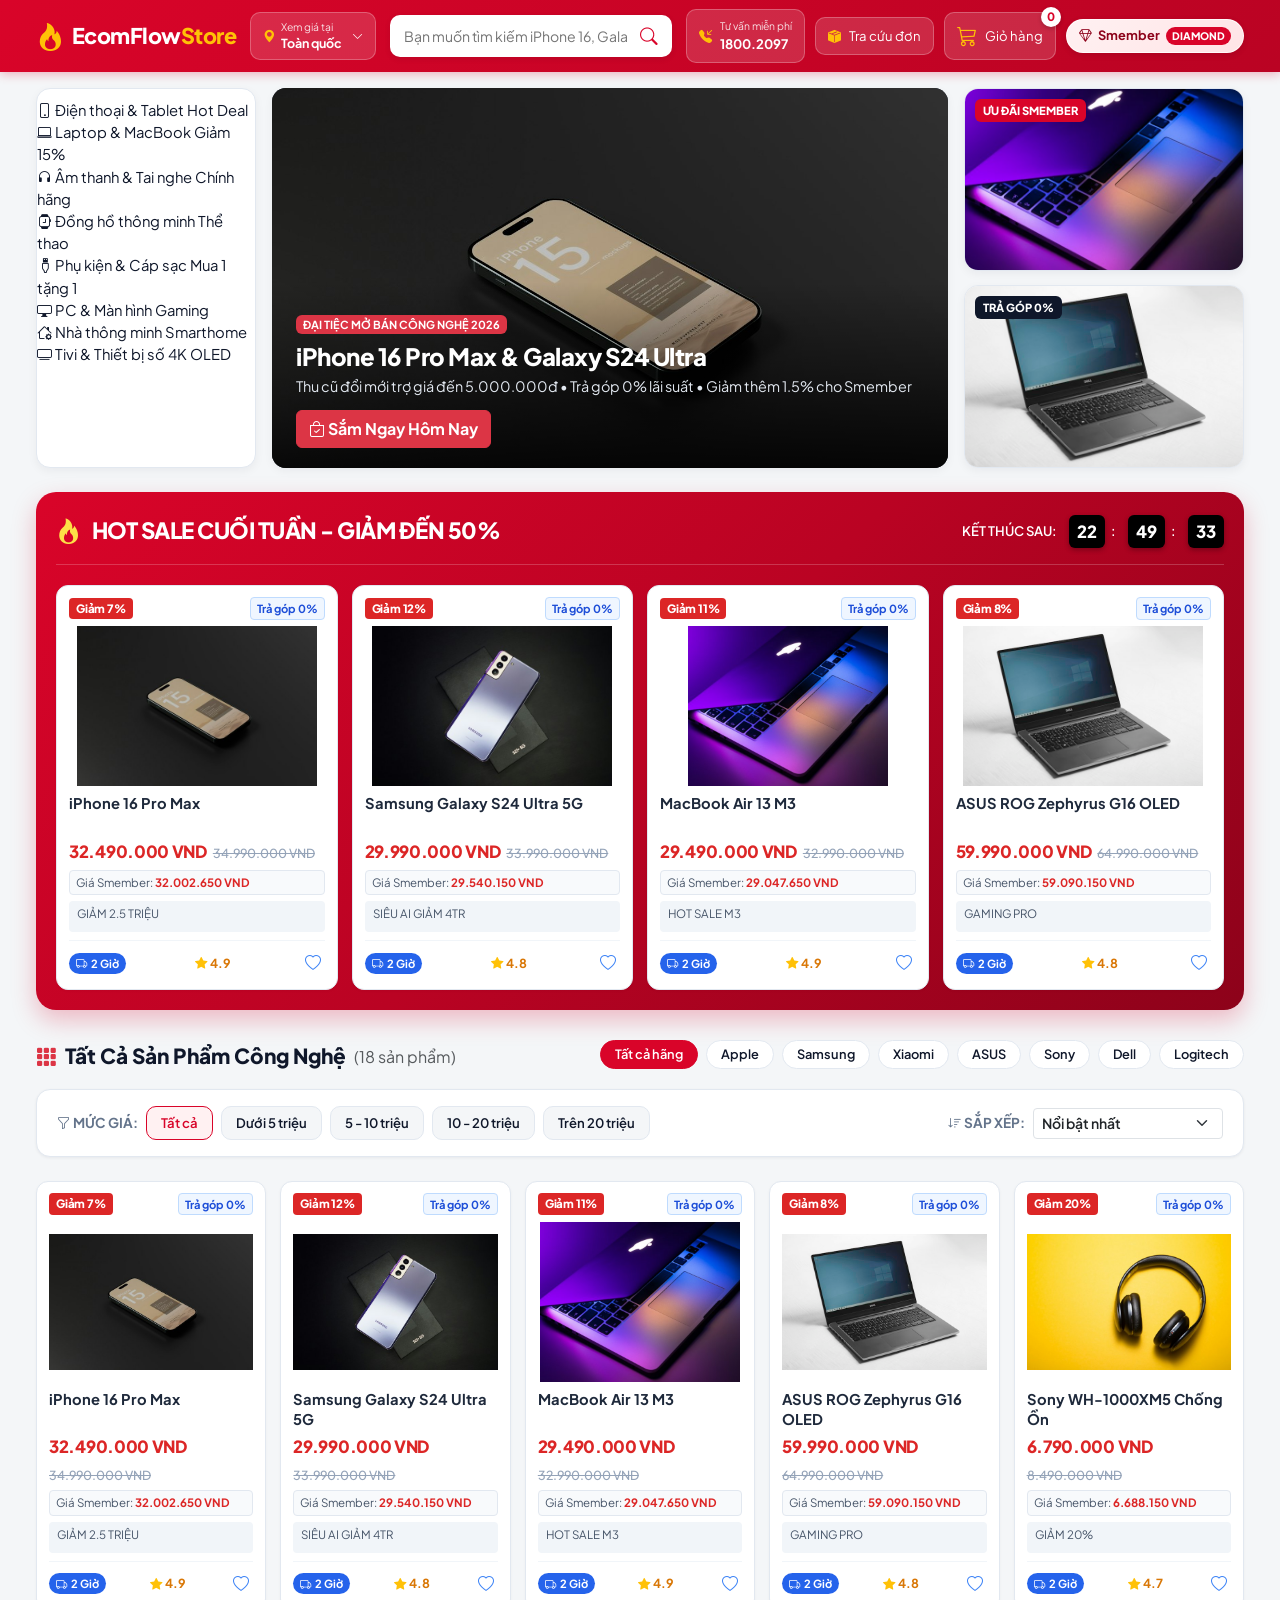
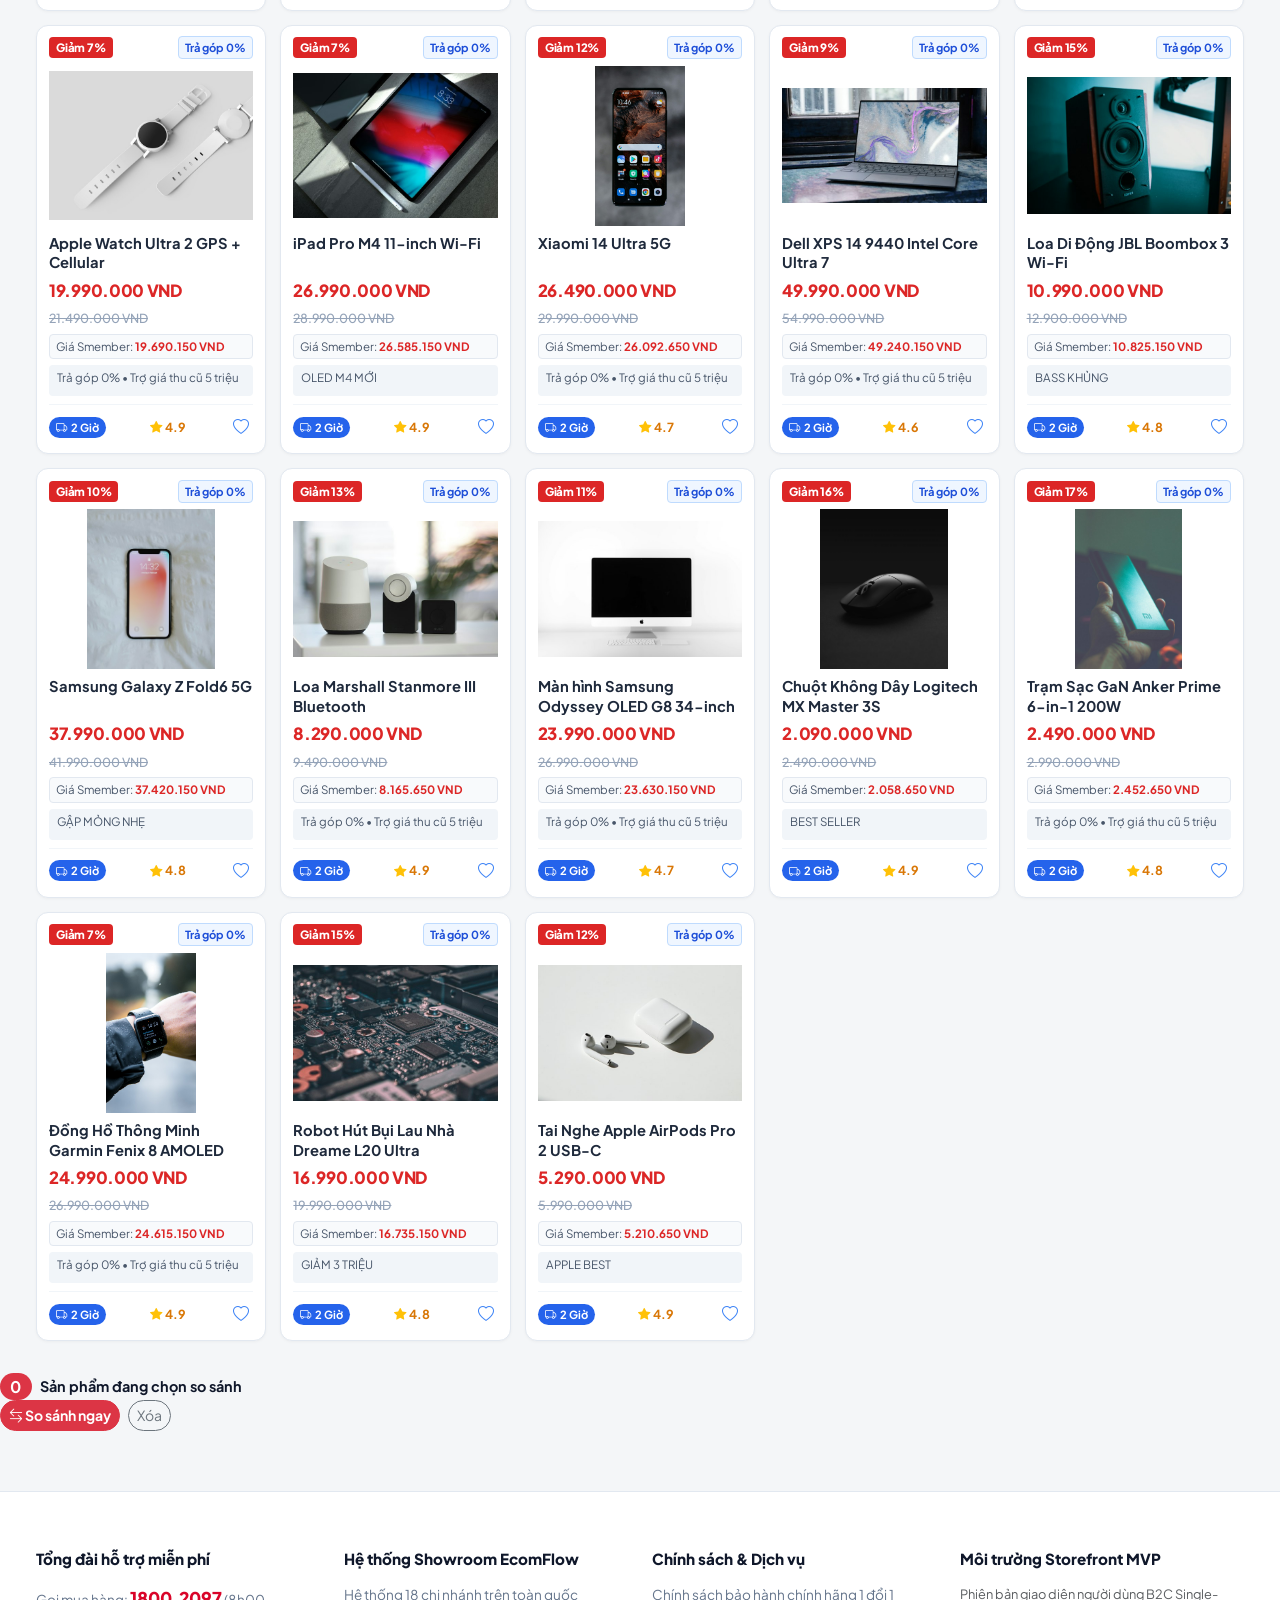
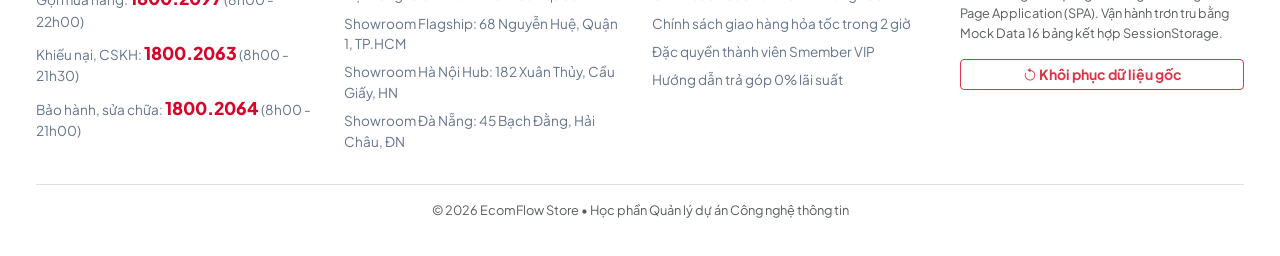
<file: index.html>
<!DOCTYPE html>
<html lang="vi">
<head>
  <meta charset="UTF-8">
  <meta name="viewport" content="width=device-width, initial-scale=1.0">
  <title>EcomFlow Store - Hệ thống Bán lẻ Thiết bị Công nghệ Chính hãng</title>

  <!-- Google Fonts: Plus Jakarta Sans -->
  <link rel="preconnect" href="https://fonts.googleapis.com">
  <link rel="preconnect" href="https://fonts.gstatic.com" crossorigin>
  <link href="https://fonts.googleapis.com/css2?family=Plus+Jakarta+Sans:wght@400;500;600;700;800;900&display=swap" rel="stylesheet">

  <!-- Bootstrap 5.3.3 CSS & Bootstrap Icons 1.11.3 -->
  <link href="https://cdn.jsdelivr.net/npm/bootstrap@5.3.3/dist/css/bootstrap.min.css" rel="stylesheet">
  <link rel="stylesheet" href="https://cdn.jsdelivr.net/npm/bootstrap-icons@1.11.3/font/bootstrap-icons.min.css">

  <!-- Custom Theme CSS -->
  <link rel="stylesheet" href="css/style.css">
</head>
<body>

  <!-- ========================================================================
       1. FIXED RED HEADER (NAVIGATION BAR)
       ======================================================================== -->
  <header class="store-header">
    <div class="header-container">
      <!-- Brand Logo -->
      <a href="#home" class="brand-logo" id="headerLogoBtn">
        <i class="bi bi-fire text-warning fs-3"></i>
        <span>EcomFlow<span class="text-warning">Store</span></span>
      </a>

      <!-- Location Selector Button -->
      <button class="location-btn" id="headerLocationBtn" title="Chọn khu vực xem giá & tồn kho">
        <i class="bi bi-geo-alt-fill text-warning"></i>
        <div class="text-start">
          <div style="font-size:0.65rem; opacity:0.85">Xem giá tại</div>
          <strong id="selectedCityLabel">Toàn quốc</strong>
        </div>
        <i class="bi bi-chevron-down ms-1" style="font-size:0.7rem"></i>
      </button>

      <!-- Smart Search Input with Live Autocomplete -->
      <div class="search-wrapper">
        <div class="search-input-group">
          <input type="text" id="searchInput" class="search-input" placeholder="Bạn muốn tìm kiếm iPhone 16, Galaxy S24, MacBook M3..." autocomplete="off">
          <button class="search-btn" id="searchBtn" aria-label="Tìm kiếm"><i class="bi bi-search"></i></button>
        </div>
        <div id="searchDropdown" class="search-dropdown"></div>
      </div>

      <!-- Action Buttons -->
      <div class="header-actions">
        <!-- Hotline -->
        <a href="tel:18002097" class="header-btn d-none d-lg-flex">
          <i class="bi bi-telephone-inbound-fill text-warning"></i>
          <div>
            <div style="font-size:0.65rem; opacity:0.85">Tư vấn miễn phí</div>
            <strong>1800.2097</strong>
          </div>
        </a>

        <!-- Order Tracking Link -->
        <a href="#orders" class="header-btn" id="headerTrackingBtn">
          <i class="bi bi-box-seam-fill text-warning"></i>
          <span class="d-none d-md-inline">Tra cứu đơn</span>
        </a>

        <!-- Cart Link with Dynamic Badge -->
        <a href="#cart" class="header-btn cart-badge-wrapper" id="headerCartBtn">
          <i class="bi bi-cart3 text-warning fs-5"></i>
          <span class="d-none d-md-inline">Giỏ hàng</span>
          <span class="cart-badge cart-badge-count">0</span>
        </a>

        <!-- Smember User Card -->
        <div class="smember-pill d-none d-sm-flex" id="headerCustomerRank">
          <i class="bi bi-gem"></i> Smember <span class="rank-tag">DIAMOND</span>
        </div>
      </div>
    </div>
  </header>

  <!-- ========================================================================
       2. MAIN CONTENT WRAPPER - SPA VIEWS CONTAINER
       ======================================================================== -->
  <main class="main-wrapper">

    <!-- Global Breadcrumb for sub-views -->
    <nav class="store-breadcrumb d-none" id="globalBreadcrumb" aria-label="breadcrumb">
      <a href="#home"><i class="bi bi-house-door-fill"></i> Trang chủ</a>
      <span class="separator"><i class="bi bi-chevron-right"></i></span>
      <span id="breadcrumbSectionName" class="text-muted">Mục con</span>
      <span class="separator d-none" id="breadcrumbSeparator2"><i class="bi bi-chevron-right"></i></span>
      <span class="current d-none" id="breadcrumbItemName">Chi tiết</span>
    </nav>

    <!-- ======================================================================
         VIEW 1: TRANG CHỦ (HOME VIEW)
         ====================================================================== -->
    <div id="viewHome" class="spa-view">
      <!-- 2.1 Hero 3-Columns Layout (Category Menu + Hero Banner + Sub Banners) -->
      <section class="hero-grid">
        <!-- Column 1: Category Menu Sidebar -->
        <div class="category-sidebar" id="heroCategorySidebar">
          <!-- Dynamic Category Menu Rendered by JS -->
        </div>

        <!-- Column 2: Large Hero Promo Banner -->
        <div class="hero-center">
          <img class="hero-banner-img" src="images/hero-banner.jpg" alt="iPhone 16 Pro Max & Galaxy S24 Ultra">
          <div class="hero-overlay">
            <span class="badge bg-danger mb-2">ĐẠI TIỆC MỞ BÁN CÔNG NGHỆ 2026</span>
            <h2>iPhone 16 Pro Max & Galaxy S24 Ultra</h2>
            <p>Thu cũ đổi mới trợ giá đến 5.000.000đ • Trả góp 0% lãi suất • Giảm thêm 1.5% cho Smember</p>
            <a href="#catalogSection" class="btn btn-danger fw-bold">
              <i class="bi bi-bag-check"></i> Sắm Ngay Hôm Nay
            </a>
          </div>
        </div>

        <!-- Column 3: 2 Sub Banners -->
        <div class="hero-right">
          <a href="#catalogSection" class="side-banner-card">
            <span class="side-banner-badge">ƯU ĐÃI SMEMBER</span>
            <img src="images/sub-banner-1.jpg" alt="MacBook M3">
          </a>
          <a href="#catalogSection" class="side-banner-card">
            <span class="side-banner-badge" style="background:#0F172A">TRẢ GÓP 0%</span>
            <img src="images/sub-banner-2.jpg" alt="ROG Gaming">
          </a>
        </div>
      </section>

      <!-- 2.2 Hot Sale Cuối Tuần -->
      <section class="hotsale-section">
        <div class="hotsale-header">
          <div class="hotsale-title">
            <i class="bi bi-fire"></i>
            <span>HOT SALE CUỐI TUẦN - GIẢM ĐẾN 50%</span>
          </div>
          <!-- Realtime Countdown Timer -->
          <div class="countdown-box">
            <span>Kết thúc sau:</span>
            <div class="timer-unit" id="timerHours">08</div>
            <span class="timer-colon">:</span>
            <div class="timer-unit" id="timerMinutes">45</div>
            <span class="timer-colon">:</span>
            <div class="timer-unit" id="timerSeconds">30</div>
          </div>
        </div>

        <!-- Hot Sale Product Grid -->
        <div class="product-grid" id="hotsaleProductGrid">
          <!-- Rendered by JS -->
        </div>
      </section>

      <!-- 2.3 Catalog Section & Filter Bar -->
      <section class="section-block" id="catalogSection">
        <div class="section-header">
          <h2 class="section-heading">
            <i class="bi bi-grid-3x3-gap-fill text-danger"></i>
            <span>Tất Cả Sản Phẩm Công Nghệ</span>
            <span class="text-muted fs-6 fw-normal" id="catalogProductCount">(18 sản phẩm)</span>
          </h2>

          <!-- Brand Filter Pills -->
          <div class="brand-filter-pills" id="catalogBrandPills">
            <button class="brand-pill active" data-brand="ALL">Tất cả hãng</button>
            <button class="brand-pill" data-brand="BR001">Apple</button>
            <button class="brand-pill" data-brand="BR002">Samsung</button>
            <button class="brand-pill" data-brand="BR003">Xiaomi</button>
            <button class="brand-pill" data-brand="BR004">ASUS</button>
            <button class="brand-pill" data-brand="BR005">Sony</button>
            <button class="brand-pill" data-brand="BR006">Dell</button>
            <button class="brand-pill" data-brand="BR011">Logitech</button>
          </div>
        </div>

        <!-- Filter Bar Card -->
        <div class="filter-bar-card">
          <div class="d-flex align-items-center justify-content-between flex-wrap gap-3">
            <!-- Price Range Filter -->
            <div class="d-flex align-items-center gap-2 flex-wrap">
              <span class="filter-group-title"><i class="bi bi-funnel"></i> Mức giá:</span>
              <div class="filter-btn-group">
                <button class="filter-choice-btn filter-price-btn active" data-price="ALL">Tất cả</button>
                <button class="filter-choice-btn filter-price-btn" data-price="UNDER_5M">Dưới 5 triệu</button>
                <button class="filter-choice-btn filter-price-btn" data-price="5M_10M">5 - 10 triệu</button>
                <button class="filter-choice-btn filter-price-btn" data-price="10M_20M">10 - 20 triệu</button>
                <button class="filter-choice-btn filter-price-btn" data-price="OVER_20M">Trên 20 triệu</button>
              </div>
            </div>

            <!-- Sort Select -->
            <div class="d-flex align-items-center gap-2">
              <span class="filter-group-title"><i class="bi bi-sort-down"></i> Sắp xếp:</span>
              <select class="form-select form-select-sm" id="catalogSortSelect" style="width:190px; font-weight:600">
                <option value="FEATURED">Nổi bật nhất</option>
                <option value="PRICE_ASC">Giá tăng dần</option>
                <option value="PRICE_DESC">Giá giảm dần</option>
                <option value="RATING_DESC">Đánh giá cao nhất</option>
              </select>
            </div>
          </div>
        </div>

        <!-- Catalog Product Grid -->
        <div class="product-grid" id="catalogProductGrid">
          <!-- Rendered by JS -->
        </div>
      </section>
    </div>

    <!-- ======================================================================
         VIEW 2: CHI TIẾT SẢN PHẨM (PRODUCT DETAIL PDP VIEW)
         ====================================================================== -->
    <div id="viewProductDetail" class="spa-view d-none">
      <div class="pdp-detail-wrapper" id="pdpContainer">
        <div class="row g-4">
          <!-- Left: Gallery & Trust -->
          <div class="col-lg-5">
            <div class="position-relative text-center mb-3">
              <span class="badge bg-danger position-absolute top-0 start-0 m-3 fs-6 px-3 py-2 fw-bold" id="pdpBadgeDiscount">-10%</span>
              <span class="badge bg-success position-absolute top-0 end-0 m-3 fs-6 px-3 py-2 fw-bold"><i class="bi bi-shield-check"></i> Chính Hãng VAT</span>
              <img id="pdpMainImage" class="pdp-gallery-main" src="images/products/PR001.jpg" alt="Sản phẩm">
            </div>

            <!-- Trust Badges -->
            <div class="card border-0 bg-light p-3 mb-3">
              <div class="d-flex align-items-center gap-3 mb-2">
                <i class="bi bi-truck text-danger fs-4"></i>
                <div>
                  <strong style="font-size:0.88rem">Miễn phí giao hàng toàn quốc</strong>
                  <div class="text-muted" style="font-size:0.78rem">Giao nhanh trong 2h đối với khu vực nội thành</div>
                </div>
              </div>
              <div class="d-flex align-items-center gap-3 mb-2">
                <i class="bi bi-arrow-repeat text-danger fs-4"></i>
                <div>
                  <strong style="font-size:0.88rem">Bảo hành 1 đổi 1 trong 30 ngày</strong>
                  <div class="text-muted" style="font-size:0.78rem">Áp dụng cho mọi lỗi phần cứng từ nhà sản xuất</div>
                </div>
              </div>
              <div class="d-flex align-items-center gap-3">
                <i class="bi bi-shield-lock text-danger fs-4"></i>
                <div>
                  <strong style="font-size:0.88rem">Hàng chính hãng 100%</strong>
                  <div class="text-muted" style="font-size:0.78rem">Đầy đủ hóa đơn VAT điện tử khi xuất kho</div>
                </div>
              </div>
            </div>

            <!-- Logistics Specs -->
            <div class="card border p-3">
              <h6 class="fw-bold mb-2 text-danger"><i class="bi bi-box-seam"></i> Thông số Logistics & Đóng gói</h6>
              <table class="table table-sm table-borderless mb-0" id="pdpLogisticsTable" style="font-size:0.83rem"></table>
            </div>
          </div>

          <!-- Right: Info, Price, Stock & Actions -->
          <div class="col-lg-7">
            <div class="d-flex align-items-center gap-2 mb-2">
              <span class="badge bg-danger" id="pdpBrandBadge">Apple</span>
              <span class="badge bg-secondary" id="pdpCategoryBadge">Điện thoại</span>
              <span class="text-muted ms-auto" style="font-size:0.8rem">Mã SP: <strong id="pdpProductId">PR001</strong></span>
            </div>

            <h1 class="fw-extrabold fs-3 mb-2 text-dark" id="pdpName">Tên sản phẩm</h1>

            <div class="d-flex align-items-center gap-2 mb-3">
              <div class="text-warning fw-bold fs-6">
                <i class="bi bi-star-fill"></i> <span id="pdpRatingScore">4.9</span> / 5.0
              </div>
              <span class="text-muted" style="font-size:0.85rem">(<span id="pdpReviewCount">245</span> đánh giá thực tế)</span>
              <span class="badge bg-success ms-2"><i class="bi bi-check2-circle"></i> Sẵn sàng xuất kho</span>
            </div>

            <!-- Price Block -->
            <div class="bg-light p-3 rounded-3 mb-3 border">
              <div class="d-flex align-items-baseline gap-3">
                <span class="text-danger fw-extrabold fs-2" id="pdpPriceSale">0 VND</span>
                <span class="text-muted text-decoration-line-through fs-5" id="pdpPriceList">0 VND</span>
                <span class="badge bg-danger-subtle text-danger border border-danger fw-bold" id="pdpSaveAmount">Tiết kiệm 0 VND</span>
              </div>
              <div class="text-muted mt-1" style="font-size:0.8rem">
                <i class="bi bi-info-circle"></i> Giá niêm yết đã bao gồm 10% thuế VAT và bảo hành chính hãng.
              </div>
            </div>

            <!-- Smember Perk -->
            <div class="alert alert-danger d-flex align-items-center gap-3 py-2 px-3 mb-3" style="font-size:0.85rem">
              <i class="bi bi-gem fs-4 text-danger"></i>
              <div>
                <strong>Đặc quyền Smember Diamond:</strong> Quý khách được giảm thêm <strong>1.5%</strong> (<span id="pdpSmemberDiscountText">0đ</span>) khi thanh toán, tích điểm 2% và miễn phí giao hỏa tốc.
              </div>
            </div>

            <p class="text-muted mb-3" id="pdpDesc" style="font-size:0.9rem; line-height:1.6"></p>

            <!-- Versions -->
            <div class="mb-3">
              <label class="fw-bold d-block mb-2" style="font-size:0.85rem">1. Chọn phiên bản bộ nhớ:</label>
              <div class="d-flex flex-wrap gap-2" id="pdpVersionPills"></div>
            </div>

            <!-- Colors -->
            <div class="mb-4">
              <label class="fw-bold d-block mb-2" style="font-size:0.85rem">2. Chọn màu sắc:</label>
              <div class="d-flex flex-wrap gap-2" id="pdpColorPills">
                <button class="version-pill-btn active" data-color="Titan Tự Nhiên"><i class="bi bi-palette-fill text-secondary"></i> Titan Tự Nhiên</button>
                <button class="version-pill-btn" data-color="Titan Sa Mạc"><i class="bi bi-palette-fill text-warning"></i> Titan Sa Mạc</button>
                <button class="version-pill-btn" data-color="Titan Đen"><i class="bi bi-palette-fill text-dark"></i> Titan Đen</button>
                <button class="version-pill-btn" data-color="Titan Trắng"><i class="bi bi-palette-fill text-light border"></i> Titan Trắng</button>
              </div>
            </div>

            <!-- Stock Checker -->
            <div class="stock-checker-box mb-4">
              <div class="stock-checker-header">
                <span><i class="bi bi-shop text-danger"></i> Tồn kho tại 18 Showroom trên toàn quốc:</span>
                <select class="form-select form-select-sm" id="pdpStockCitySelect" style="width:170px">
                  <option value="ALL">Toàn quốc (18 chi nhánh)</option>
                  <option value="TP. Hồ Chí Minh">TP. Hồ Chí Minh (6)</option>
                  <option value="Hà Nội">Hà Nội (5)</option>
                  <option value="Đà Nẵng">Đà Nẵng (3)</option>
                  <option value="Cần Thơ">Cần Thơ (2)</option>
                  <option value="Hải Phòng">Hải Phòng (2)</option>
                </select>
              </div>
              <div class="stock-list" id="pdpStockList" style="max-height:190px"></div>
            </div>

            <!-- Action Buttons -->
            <div class="d-flex gap-3 mb-2">
              <button class="btn btn-danger btn-lg flex-grow-1 fw-bold py-3 shadow-sm" id="btnPdpBuyNow">
                <i class="bi bi-lightning-charge-fill"></i> MUA NGAY (Giao nhanh 2h)
              </button>
              <button class="btn btn-outline-danger btn-lg fw-bold px-4 shadow-sm" id="btnPdpAddToCart">
                <i class="bi bi-cart-plus-fill"></i> Thêm vào giỏ
              </button>
            </div>
            <div class="text-center text-muted" style="font-size:0.8rem">
              Hỗ trợ trả góp 0% lãi suất • Đổi trả miễn phí 30 ngày nếu phát sinh lỗi
            </div>
          </div>
        </div>

        <!-- Customer Reviews & Sentiment NLP -->
        <div class="reviews-section mt-5" id="reviewsSection">
          <div class="d-flex align-items-center justify-content-between flex-wrap gap-2 mb-3">
            <h4 class="fw-bold text-dark m-0">
              <i class="bi bi-chat-heart-fill text-danger"></i> Đánh Giá & Nhận Xét Từ Khách Hàng (NLP)
            </h4>
            <div class="d-flex gap-2" id="sentimentFilterGroup">
              <button class="btn btn-sm btn-danger sentiment-filter-btn active" data-sentiment="ALL">Tất cả</button>
              <button class="btn btn-sm btn-outline-success sentiment-filter-btn" data-sentiment="Positive">Tích cực (Khen)</button>
              <button class="btn btn-sm btn-outline-warning sentiment-filter-btn" data-sentiment="Neutral">Trung tính</button>
              <button class="btn btn-sm btn-outline-danger sentiment-filter-btn" data-sentiment="Negative">Cần cải thiện</button>
            </div>
          </div>

          <div class="row g-4">
            <div class="col-lg-7">
              <div id="pdpReviewsContainer" class="d-flex flex-column gap-3"></div>
            </div>
            <div class="col-lg-5">
              <div class="card border-0 bg-light p-4 shadow-sm">
                <h5 class="fw-bold mb-3"><i class="bi bi-pencil-square text-danger"></i> Gửi nhận xét của bạn</h5>
                <form id="formSubmitReview">
                  <div class="mb-3">
                    <label class="form-label fw-bold" style="font-size:0.82rem">Đánh giá chất lượng:</label>
                    <select class="form-select" id="inputReviewScore" required>
                      <option value="5.0">★★★★★ 5 sao - Cực kỳ hài lòng (Positive)</option>
                      <option value="4.0">★★★★☆ 4 sao - Hài lòng, sản phẩm tốt (Positive)</option>
                      <option value="3.0">★★★☆☆ 3 sao - Bình thường (Neutral)</option>
                      <option value="2.0">★★☆☆☆ 2 sao - Chưa ưng ý (Negative)</option>
                      <option value="1.0">★☆☆☆☆ 1 sao - Kém chất lượng (Negative)</option>
                    </select>
                  </div>
                  <div class="mb-3">
                    <label class="form-label fw-bold" style="font-size:0.82rem">Tiêu đề đánh giá:</label>
                    <input type="text" class="form-control" id="inputReviewTitle" placeholder="Ví dụ: Máy dùng rất mượt, pin trâu..." required>
                  </div>
                  <div class="mb-3">
                    <label class="form-label fw-bold" style="font-size:0.82rem">Nội dung chi tiết:</label>
                    <textarea class="form-control" id="inputReviewMessage" rows="4" placeholder="Chia sẻ trải nghiệm thực tế về hiệu năng, camera, thời lượng pin..." required></textarea>
                  </div>
                  <button type="submit" class="btn btn-danger w-100 fw-bold py-2">
                    <i class="bi bi-send-fill"></i> Gửi Đánh Giá Ngay
                  </button>
                </form>
              </div>
            </div>
          </div>
        </div>
      </div>
    </div>

    <!-- ======================================================================
         VIEW 3: GIỎ HÀNG (CART VIEW)
         ====================================================================== -->
    <div id="viewCart" class="spa-view d-none">
      <div class="d-flex align-items-center justify-content-between mb-4 flex-wrap gap-2">
        <h2 class="fw-extrabold text-dark m-0">
          <i class="bi bi-cart3 text-danger"></i> Giỏ Hàng Mua Sắm
          <span class="text-muted fs-6 fw-normal" id="cartCountTitle">(0 sản phẩm)</span>
        </h2>
        <a href="#home" class="btn btn-outline-secondary btn-sm">
          <i class="bi bi-arrow-left"></i> Tiếp tục chọn thêm sản phẩm
        </a>
      </div>

      <div id="cartContentWrapper">
        <!-- Rendered by JS: either filled cart view or empty cart view -->
      </div>
    </div>

    <!-- ======================================================================
         VIEW 4: THANH TOÁN (CHECKOUT VIEW)
         ====================================================================== -->
    <div id="viewCheckout" class="spa-view d-none">
      <div class="row g-4" id="checkoutMainRow">
        <!-- Form Info -->
        <div class="col-lg-7">
          <div class="cart-card">
            <h4 class="fw-bold mb-4 text-dark">
              <i class="bi bi-shield-check text-danger"></i> Thông Tin Giao Hàng & Thanh Toán
            </h4>

            <form id="spaCheckoutForm">
              <!-- 1. Customer Info -->
              <div class="mb-4">
                <h6 class="fw-bold text-danger border-bottom pb-2 mb-3">
                  <i class="bi bi-person-fill"></i> 1. Thông tin người nhận
                </h6>
                <div class="row g-3">
                  <div class="col-md-6">
                    <label class="form-label fw-bold" style="font-size:0.82rem">Họ và tên quý khách:</label>
                    <input type="text" class="form-control" id="checkoutFullName" value="Nguyễn Văn An" required>
                  </div>
                  <div class="col-md-6">
                    <label class="form-label fw-bold" style="font-size:0.82rem">Số điện thoại liên hệ:</label>
                    <input type="tel" class="form-control" id="checkoutPhone" value="0987654321" required>
                  </div>
                  <div class="col-md-6">
                    <label class="form-label fw-bold" style="font-size:0.82rem">Email nhận hóa đơn VAT:</label>
                    <input type="email" class="form-control" id="checkoutEmail" value="an.nguyen@example.com" required>
                  </div>
                  <div class="col-md-6 d-flex align-items-center">
                    <div class="alert alert-danger py-2 px-3 mb-0 w-100" style="font-size:0.82rem">
                      <i class="bi bi-gem"></i> Thành viên: <strong>Smember Diamond</strong> (-1.5%)
                    </div>
                  </div>
                </div>
              </div>

              <!-- 2. Delivery Address -->
              <div class="mb-4">
                <h6 class="fw-bold text-danger border-bottom pb-2 mb-3">
                  <i class="bi bi-geo-alt-fill"></i> 2. Địa chỉ nhận hàng
                </h6>
                <div class="row g-3">
                  <div class="col-md-6">
                    <label class="form-label fw-bold" style="font-size:0.82rem">Tỉnh / Thành phố:</label>
                    <select class="form-select" id="checkoutCity" required>
                      <option value="TP. Hồ Chí Minh" selected>TP. Hồ Chí Minh</option>
                      <option value="Hà Nội">Hà Nội</option>
                      <option value="Đà Nẵng">Đà Nẵng</option>
                      <option value="Cần Thơ">Cần Thơ</option>
                      <option value="Hải Phòng">Hải Phòng</option>
                    </select>
                  </div>
                  <div class="col-md-6">
                    <label class="form-label fw-bold" style="font-size:0.82rem">Quận / Huyện:</label>
                    <input type="text" class="form-control" id="checkoutDistrict" value="Quận 1" required>
                  </div>
                  <div class="col-12">
                    <label class="form-label fw-bold" style="font-size:0.82rem">Số nhà, tên đường, phường/xã:</label>
                    <input type="text" class="form-control" id="checkoutStreet" value="15 Lê Duẩn, Phường Bến Nghé" required>
                  </div>
                  <div class="col-12">
                    <label class="form-label fw-bold" style="font-size:0.82rem">Ghi chú giao hàng:</label>
                    <input type="text" class="form-control" id="checkoutNote" placeholder="Ví dụ: Giao giờ hành chính, gọi trước 15 phút...">
                  </div>
                </div>
              </div>

              <!-- 3. Showroom Fulfillment -->
              <div class="mb-4">
                <h6 class="fw-bold text-danger border-bottom pb-2 mb-3">
                  <i class="bi bi-shop"></i> 3. Showroom điều phối xuất kho gần nhất
                </h6>
                <div class="alert alert-light border d-flex align-items-center gap-3 py-2 px-3">
                  <i class="bi bi-building-check text-success fs-3"></i>
                  <div>
                    <strong class="d-block text-dark" id="assignedShowroomName">EcomFlow Flagship Nguyễn Huệ</strong>
                    <span class="text-muted" style="font-size:0.82rem" id="assignedShowroomAddress">68 Nguyễn Huệ, Phường Bến Nghé, Quận 1, TP. Hồ Chí Minh</span>
                    <div class="badge bg-success-subtle text-success border border-success mt-1" style="font-size:0.75rem">Sẵn sàng xuất kho giao hỏa tốc 2h</div>
                  </div>
                </div>
              </div>

              <!-- 4. Payment Method -->
              <div class="mb-4">
                <h6 class="fw-bold text-danger border-bottom pb-2 mb-3">
                  <i class="bi bi-credit-card-2-front-fill"></i> 4. Phương thức thanh toán
                </h6>
                <div class="row g-2">
                  <div class="col-md-6">
                    <div class="border rounded-3 p-3 d-flex align-items-start gap-2 h-100 bg-light">
                      <input type="radio" name="spaPaymentMethod" id="spaPayCOD" value="COD" checked class="mt-1">
                      <label for="spaPayCOD" class="cursor-pointer mb-0">
                        <strong class="d-block text-dark">Thanh toán khi nhận hàng (COD)</strong>
                        <span class="text-muted" style="font-size:0.78rem">Nhận hàng, kiểm tra trước khi trả tiền</span>
                      </label>
                    </div>
                  </div>
                  <div class="col-md-6">
                    <div class="border rounded-3 p-3 d-flex align-items-start gap-2 h-100">
                      <input type="radio" name="spaPaymentMethod" id="spaPayVNPAY" value="VNPAY" class="mt-1">
                      <label for="spaPayVNPAY" class="cursor-pointer mb-0">
                        <strong class="d-block text-primary">Cổng VNPAY-QR</strong>
                        <span class="text-muted" style="font-size:0.78rem">Quét mã QR qua app Mobile Banking</span>
                      </label>
                    </div>
                  </div>
                  <div class="col-md-6">
                    <div class="border rounded-3 p-3 d-flex align-items-start gap-2 h-100">
                      <input type="radio" name="spaPaymentMethod" id="spaPayMOMO" value="MOMO" class="mt-1">
                      <label for="spaPayMOMO" class="cursor-pointer mb-0">
                        <strong class="d-block text-danger">Ví điện tử MoMo</strong>
                        <span class="text-muted" style="font-size:0.78rem">Thanh toán siêu tốc không dùng tiền mặt</span>
                      </label>
                    </div>
                  </div>
                  <div class="col-md-6">
                    <div class="border rounded-3 p-3 d-flex align-items-start gap-2 h-100">
                      <input type="radio" name="spaPaymentMethod" id="spaPayBANKING" value="BANKING" class="mt-1">
                      <label for="spaPayBANKING" class="cursor-pointer mb-0">
                        <strong class="d-block text-dark">Chuyển khoản trực tiếp</strong>
                        <span class="text-muted" style="font-size:0.78rem">Vietcombank: 1029384756 (EcomFlow Retail)</span>
                      </label>
                    </div>
                  </div>
                </div>
              </div>

              <!-- Submit -->
              <button type="submit" class="btn btn-danger btn-lg w-100 fw-bold py-3 shadow-sm" id="btnSubmitOrder">
                <i class="bi bi-bag-check-fill"></i> HOÀN TẤT ĐẶT HÀNG
              </button>
            </form>
          </div>
        </div>

        <!-- Summary Sidebar -->
        <div class="col-lg-5">
          <div class="cart-card position-sticky" style="top:90px">
            <h5 class="fw-bold mb-3 text-dark border-bottom pb-2">
              <i class="bi bi-receipt text-danger"></i> Tóm Tắt Đơn Hàng (<span id="checkoutSummaryCount">0</span>)
            </h5>
            <div class="d-flex flex-column gap-3 mb-3 overflow-auto" id="checkoutItemsList" style="max-height:280px"></div>
            <div class="border-top pt-3">
              <div class="d-flex justify-content-between text-muted mb-2" style="font-size:0.88rem">
                <span>Tạm tính tiền hàng:</span>
                <strong class="text-dark" id="coSubTotal">0 VND</strong>
              </div>
              <div class="d-flex justify-content-between text-danger mb-2" style="font-size:0.88rem">
                <span>Giảm giá Voucher:</span>
                <strong id="coDiscountVoucher">-0 VND</strong>
              </div>
              <div class="d-flex justify-content-between text-danger mb-2" style="font-size:0.88rem">
                <span>Đặc quyền Smember Diamond:</span>
                <strong id="coDiscountSmember">-0 VND</strong>
              </div>
              <div class="d-flex justify-content-between text-muted mb-2" style="font-size:0.88rem">
                <span>Phí vận chuyển:</span>
                <strong class="text-success">MIỄN PHÍ</strong>
              </div>
              <div class="d-flex justify-content-between align-items-baseline border-top pt-3 mt-2">
                <span class="fw-bold fs-6">Tổng tiền thanh toán:</span>
                <span class="text-danger fw-extrabold fs-4" id="coGrandTotal">0 VND</span>
              </div>
            </div>
          </div>
        </div>
      </div>

      <!-- Success Receipt View -->
      <div id="checkoutSuccessView" class="d-none">
        <div class="cart-card text-center p-5 mx-auto" style="max-width:680px">
          <div class="mb-3">
            <i class="bi bi-check-circle-fill text-success" style="font-size:4.5rem"></i>
          </div>
          <h3 class="fw-extrabold text-success mb-2">ĐẶT HÀNG THÀNH CÔNG!</h3>
          <p class="text-muted mb-4" style="font-size:0.95rem">
            Cảm ơn quý khách đã tin tưởng mua sắm tại <strong>EcomFlow Store</strong>. Đơn hàng của bạn đã được ghi nhận.
          </p>

          <div class="bg-light p-4 rounded-3 text-start mb-4 border" style="font-size:0.9rem">
            <div class="d-flex justify-content-between mb-2">
              <span class="text-muted">Mã đơn hàng:</span>
              <strong class="text-danger fs-5" id="placedOrderId">OD000003</strong>
            </div>
            <div class="d-flex justify-content-between mb-2">
              <span class="text-muted">Tổng thanh toán:</span>
              <strong class="text-danger fs-5" id="placedTotal">0 VND</strong>
            </div>
            <div class="d-flex justify-content-between mb-2">
              <span class="text-muted">Phương thức thanh toán:</span>
              <strong id="placedPayment">COD</strong>
            </div>
            <div class="d-flex justify-content-between mb-2">
              <span class="text-muted">Người nhận:</span>
              <strong id="placedCustomer">Nguyễn Văn An - 0987654321</strong>
            </div>
            <div class="d-flex justify-content-between">
              <span class="text-muted">Địa chỉ nhận hàng:</span>
              <span id="placedAddress" class="fw-bold text-end" style="max-width:320px">15 Lê Duẩn, Q.1</span>
            </div>
          </div>

          <div class="d-flex gap-3 justify-content-center">
            <a href="#home" class="btn btn-outline-danger px-4 py-2 fw-bold">
              <i class="bi bi-arrow-left"></i> Về trang chủ mua tiếp
            </a>
            <a href="#orders" class="btn btn-danger px-4 py-2 fw-bold" id="linkToOrderTracking">
              <i class="bi bi-truck"></i> Theo dõi hành trình đơn hàng ngay
            </a>
          </div>
        </div>
      </div>
    </div>

    <!-- ======================================================================
         VIEW 5: TRA CỨU ĐƠN HÀNG (ORDER TRACKING VIEW)
         ====================================================================== -->
    <div id="viewOrderTracking" class="spa-view d-none">
      <div class="cart-card mb-4">
        <div class="d-flex align-items-center justify-content-between flex-wrap gap-3 mb-3">
          <div>
            <h3 class="fw-extrabold text-dark m-0">
              <i class="bi bi-truck text-danger"></i> Quản Lý & Tra Cứu Đơn Hàng
            </h3>
            <p class="text-muted mb-0 mt-1" style="font-size:0.88rem">
              Dữ liệu lưu tạm thời trong phiên làm việc (SessionStorage). Đóng trình duyệt sẽ tự động làm mới.
            </p>
          </div>
          <a href="#home" class="btn btn-outline-danger btn-sm fw-bold">
            <i class="bi bi-bag-plus"></i> Mua sắm thêm sản phẩm
          </a>
        </div>

        <form id="orderSearchForm" class="row g-2">
          <div class="col-md-9">
            <div class="input-group">
              <span class="input-group-text bg-white"><i class="bi bi-search text-danger"></i></span>
              <input type="text" class="form-control" id="orderSearchKeyword" placeholder="Nhập mã đơn hàng (ví dụ: OD000001, OD000002) hoặc số điện thoại người nhận...">
            </div>
          </div>
          <div class="col-md-3">
            <button type="submit" class="btn btn-danger w-100 fw-bold">
              <i class="bi bi-box-seam"></i> Tra Cứu Ngay
            </button>
          </div>
        </form>
      </div>

      <!-- Status Tabs -->
      <div class="d-flex gap-2 flex-wrap mb-4" id="orderStatusTabs">
        <button class="city-tab-btn active" data-status="ALL">Tất cả đơn (<span id="tabCountAll">0</span>)</button>
        <button class="city-tab-btn" data-status="PENDING">Chờ xác nhận (<span id="tabCountPending">0</span>)</button>
        <button class="city-tab-btn" data-status="CONFIRMED">Đã xác nhận (<span id="tabCountConfirmed">0</span>)</button>
        <button class="city-tab-btn" data-status="SHIPPING">Đang vận chuyển (<span id="tabCountShipping">0</span>)</button>
        <button class="city-tab-btn" data-status="DELIVERED">Đã giao hàng (<span id="tabCountDelivered">0</span>)</button>
        <button class="city-tab-btn" data-status="CANCELLED">Đã hủy (<span id="tabCountCancelled">0</span>)</button>
      </div>

      <!-- Orders List Container -->
      <div id="ordersListContainer"></div>
    </div>

  </main>

  <!-- ========================================================================
       MODAL: CHỌN KHU VỰC & SHOWROOM CHI NHÁNH
       ======================================================================== -->
  <div class="modal fade" id="locationModal" tabindex="-1" aria-hidden="true">
    <div class="modal-dialog modal-lg modal-dialog-centered">
      <div class="modal-content border-0 shadow-lg">
        <div class="modal-header modal-header-red">
          <h5 class="modal-title fw-bold"><i class="bi bi-geo-alt-fill"></i> Chọn Showroom Xem Giá & Tồn Kho Theo Khu Vực</h5>
          <button type="button" class="btn-close" data-bs-dismiss="modal" aria-label="Close"></button>
        </div>
        <div class="modal-body p-4">
          <div class="city-tab-pills" id="modalCityTabs">
            <button class="city-tab-btn active" data-city="ALL">Toàn quốc (18)</button>
            <button class="city-tab-btn" data-city="TP. Hồ Chí Minh">TP. Hồ Chí Minh (6)</button>
            <button class="city-tab-btn" data-city="Hà Nội">Hà Nội (5)</button>
            <button class="city-tab-btn" data-city="Đà Nẵng">Đà Nẵng (3)</button>
            <button class="city-tab-btn" data-city="Cần Thơ">Cần Thơ (2)</button>
            <button class="city-tab-btn" data-city="Hải Phòng">Hải Phòng (2)</button>
          </div>
          <div class="showroom-modal-list" id="modalShowroomList"></div>
        </div>
      </div>
    </div>
  </div>

  <!-- ========================================================================
       FLOATING COMPARE BAR & MODAL
       ======================================================================== -->
  <div class="compare-floating-bar" id="compareFloatingBar">
    <div class="d-flex align-items-center gap-2">
      <span class="badge bg-danger rounded-pill fs-6" id="compareCount">0</span>
      <strong style="font-size:0.9rem">Sản phẩm đang chọn so sánh</strong>
    </div>
    <div class="d-flex gap-2">
      <button class="btn btn-danger btn-sm rounded-pill fw-bold" id="openCompareBtn">
        <i class="bi bi-arrow-left-right"></i> So sánh ngay
      </button>
      <button class="btn btn-outline-secondary btn-sm rounded-pill" id="clearCompareBtn">
        Xóa
      </button>
    </div>
  </div>

  <div class="modal fade" id="compareModal" tabindex="-1" aria-hidden="true">
    <div class="modal-dialog modal-xl modal-dialog-centered">
      <div class="modal-content border-0 shadow-lg">
        <div class="modal-header modal-header-red">
          <h5 class="modal-title fw-bold"><i class="bi bi-arrow-left-right"></i> So sánh thông số kỹ thuật sản phẩm</h5>
          <button type="button" class="btn-close" data-bs-dismiss="modal" aria-label="Close"></button>
        </div>
        <div class="modal-body p-4">
          <div class="table-responsive">
            <table class="table table-bordered align-middle">
              <tbody id="compareTableBody"></tbody>
            </table>
          </div>
        </div>
      </div>
    </div>
  </div>

  <!-- Toast Container -->
  <div class="toast-container position-fixed bottom-0 end-0 p-3" style="z-index: 2000" id="toastContainer"></div>

  <!-- ========================================================================
       FOOTER
       ======================================================================== -->
  <footer class="store-footer">
    <div class="main-wrapper">
      <div class="row g-4">
        <div class="col-lg-3 col-md-6">
          <div class="footer-title">Tổng đài hỗ trợ miễn phí</div>
          <ul class="footer-list">
            <li>Gọi mua hàng: <strong class="hotline-highlight">1800.2097</strong> (8h00 - 22h00)</li>
            <li>Khiếu nại, CSKH: <strong class="hotline-highlight">1800.2063</strong> (8h00 - 21h30)</li>
            <li>Bảo hành, sửa chữa: <strong class="hotline-highlight">1800.2064</strong> (8h00 - 21h00)</li>
          </ul>
        </div>
        <div class="col-lg-3 col-md-6">
          <div class="footer-title">Hệ thống Showroom EcomFlow</div>
          <ul class="footer-list">
            <li>Hệ thống 18 chi nhánh trên toàn quốc</li>
            <li>Showroom Flagship: 68 Nguyễn Huệ, Quận 1, TP.HCM</li>
            <li>Showroom Hà Nội Hub: 182 Xuân Thủy, Cầu Giấy, HN</li>
            <li>Showroom Đà Nẵng: 45 Bạch Đằng, Hải Châu, ĐN</li>
          </ul>
        </div>
        <div class="col-lg-3 col-md-6">
          <div class="footer-title">Chính sách & Dịch vụ</div>
          <ul class="footer-list">
            <li><a href="#">Chính sách bảo hành chính hãng 1 đổi 1</a></li>
            <li><a href="#">Chính sách giao hàng hỏa tốc trong 2 giờ</a></li>
            <li><a href="#">Đặc quyền thành viên Smember VIP</a></li>
            <li><a href="#">Hướng dẫn trả góp 0% lãi suất</a></li>
          </ul>
        </div>
        <div class="col-lg-3 col-md-6">
          <div class="footer-title">Môi trường Storefront MVP</div>
          <p class="text-muted" style="font-size:0.8rem">
            Phiên bản giao diện người dùng B2C Single-Page Application (SPA). Vận hành trơn tru bằng Mock Data 16 bảng kết hợp SessionStorage.
          </p>
          <button class="btn btn-outline-danger btn-sm w-100 fw-bold" id="resetStoreBtn">
            <i class="bi bi-arrow-counterclockwise"></i> Khôi phục dữ liệu gốc
          </button>
        </div>
      </div>
      <div class="text-center border-top pt-3 mt-4 text-muted" style="font-size:0.8rem">
        © 2026 EcomFlow Store • Học phần Quản lý dự án Công nghệ thông tin
      </div>
    </div>
  </footer>

  <!-- Bootstrap 5.3.3 JS Bundle -->
  <script src="https://cdn.jsdelivr.net/npm/bootstrap@5.3.3/dist/js/bootstrap.bundle.min.js"></script>

  <!-- Storefront Scripts -->
  <script src="js/mock-data.js"></script>
  <script src="js/store.js"></script>
  <script src="js/app.js"></script>
</body>
</html>
</file>
<file: css/style.css>
/* ==========================================================================
   ECOMFLOW STORE - CUSTOMER STOREFRONT DESIGN SYSTEM
   Color Palette: Crimson Red (#D90429), Ruby (#DC2626), Slate (#0F172A), Gold (#F59E0B)
   ========================================================================== */

:root {
  --primary-red: #D90429;
  --primary-red-hover: #BA0323;
  --primary-red-dark: #8D021A;
  --primary-red-light: #FFF1F2;
  --primary-red-border: #FECDD3;

  --accent-gold: #F59E0B;
  --accent-gold-light: #FEF3C7;
  --accent-gold-dark: #B45309;

  --bg-main: #F4F6F8;
  --bg-card: #FFFFFF;
  --text-dark: #0F172A;
  --text-muted: #64748B;
  --text-light: #94A3B8;
  --border-color: #E2E8F0;
  --border-light: #F1F5F9;

  --color-success: #10B981;
  --color-warning: #F59E0B;
  --color-danger: #EF4444;
  --color-info: #0284C7;

  --radius-sm: 6px;
  --radius-md: 10px;
  --radius-lg: 14px;
  --radius-xl: 20px;

  --shadow-sm: 0 1px 3px rgba(15, 23, 42, 0.06);
  --shadow-card: 0 3px 10px rgba(15, 23, 42, 0.05);
  --shadow-hover: 0 10px 25px -5px rgba(217, 4, 41, 0.15), 0 8px 10px -6px rgba(15, 23, 42, 0.04);
  --shadow-modal: 0 25px 50px -12px rgba(15, 23, 42, 0.25);

  --transition: all 0.25s cubic-bezier(0.4, 0, 0.2, 1);
}

* {
  box-sizing: border-box;
}

body {
  font-family: 'Plus Jakarta Sans', system-ui, -apple-system, BlinkMacSystemFont, "Segoe UI", Roboto, "Helvetica Neue", Arial, sans-serif;
  background-color: var(--bg-main);
  color: var(--text-dark);
  font-size: 0.925rem;
  line-height: 1.5;
  margin: 0;
  padding-top: 72px; /* Fixed Topbar Height */
  overflow-x: hidden;
}

/* ==========================================================================
   HEADER & NAVIGATION BAR
   ========================================================================== */
.store-header {
  position: fixed;
  top: 0;
  left: 0;
  right: 0;
  height: 72px;
  background: linear-gradient(135deg, #D90429 0%, #BA0323 100%);
  color: #FFFFFF;
  z-index: 1040;
  box-shadow: 0 2px 10px rgba(217, 4, 41, 0.3);
}

.header-container {
  max-width: 1240px;
  margin: 0 auto;
  height: 100%;
  padding: 0 16px;
  display: flex;
  align-items: center;
  gap: 14px;
}

.brand-logo {
  display: flex;
  align-items: center;
  gap: 8px;
  text-decoration: none;
  color: #FFFFFF;
  font-size: 1.35rem;
  font-weight: 800;
  letter-spacing: -0.5px;
  white-space: nowrap;
}
.brand-logo:hover {
  color: #FFF1F2;
}

/* Location Selector Button */
.location-btn {
  background: rgba(255, 255, 255, 0.15);
  border: 1px solid rgba(255, 255, 255, 0.25);
  color: #FFFFFF;
  font-size: 0.78rem;
  padding: 6px 12px;
  border-radius: var(--radius-md);
  display: flex;
  align-items: center;
  gap: 6px;
  cursor: pointer;
  white-space: nowrap;
  transition: var(--transition);
  text-decoration: none;
}
.location-btn:hover {
  background: rgba(255, 255, 255, 0.25);
  color: #FFFFFF;
}

/* Search Bar & Autocomplete */
.search-wrapper {
  flex: 1;
  position: relative;
  min-width: 220px;
}
.search-input-group {
  position: relative;
  width: 100%;
}
.search-input {
  width: 100%;
  height: 42px;
  border-radius: var(--radius-md);
  border: none;
  padding: 0 44px 0 14px;
  font-size: 0.88rem;
  outline: none;
  background: #FFFFFF;
  color: var(--text-dark);
  box-shadow: 0 2px 6px rgba(0, 0, 0, 0.08);
}
.search-input:focus {
  box-shadow: 0 0 0 3px rgba(255, 255, 255, 0.4);
}
.search-btn {
  position: absolute;
  right: 6px;
  top: 50%;
  transform: translateY(-50%);
  background: transparent;
  border: none;
  color: var(--primary-red);
  font-size: 1.1rem;
  cursor: pointer;
  padding: 6px 8px;
}

/* Autocomplete Dropdown */
.search-dropdown {
  position: absolute;
  top: 48px;
  left: 0;
  right: 0;
  background: #FFFFFF;
  border-radius: var(--radius-md);
  box-shadow: var(--shadow-modal);
  border: 1px solid var(--border-color);
  max-height: 400px;
  overflow-y: auto;
  z-index: 1050;
  display: none;
}
.search-dropdown.active {
  display: block;
}
.search-item {
  display: flex;
  align-items: center;
  gap: 12px;
  padding: 10px 14px;
  border-bottom: 1px solid var(--border-light);
  cursor: pointer;
  transition: var(--transition);
  text-decoration: none;
  color: var(--text-dark);
}
.search-item:hover {
  background: var(--primary-red-light);
}
.search-item img {
  width: 44px;
  height: 44px;
  object-fit: cover;
  border-radius: var(--radius-sm);
}
.search-item-title {
  font-weight: 600;
  font-size: 0.86rem;
  margin-bottom: 2px;
}
.search-item-price {
  color: var(--primary-red);
  font-weight: 700;
  font-size: 0.84rem;
}
.search-item-oldprice {
  color: var(--text-muted);
  text-decoration: line-through;
  font-size: 0.75rem;
  margin-left: 6px;
}

/* Header Actions */
.header-actions {
  display: flex;
  align-items: center;
  gap: 10px;
}

.header-btn {
  background: rgba(255, 255, 255, 0.15);
  border: 1px solid rgba(255, 255, 255, 0.25);
  color: #FFFFFF;
  font-size: 0.82rem;
  padding: 8px 12px;
  border-radius: var(--radius-md);
  display: flex;
  align-items: center;
  gap: 8px;
  cursor: pointer;
  text-decoration: none;
  white-space: nowrap;
  transition: var(--transition);
}
.header-btn:hover {
  background: rgba(255, 255, 255, 0.25);
  color: #FFFFFF;
}

.cart-badge-wrapper {
  position: relative;
}
.cart-badge {
  position: absolute;
  top: -6px;
  right: -6px;
  background: #FFFFFF;
  color: var(--primary-red);
  font-weight: 800;
  font-size: 0.72rem;
  width: 20px;
  height: 20px;
  border-radius: 50%;
  display: flex;
  align-items: center;
  justify-content: center;
  box-shadow: 0 2px 4px rgba(0, 0, 0, 0.2);
}

.smember-pill {
  background: linear-gradient(135deg, #FFF1F2 0%, #FFE4E6 100%);
  color: var(--primary-red-dark);
  font-size: 0.8rem;
  font-weight: 700;
  padding: 6px 12px;
  border-radius: 20px;
  display: flex;
  align-items: center;
  gap: 6px;
  border: 1px solid rgba(255, 255, 255, 0.8);
  box-shadow: 0 2px 6px rgba(0,0,0,0.1);
}
.smember-pill .rank-tag {
  background: var(--primary-red);
  color: #FFFFFF;
  font-size: 0.65rem;
  padding: 1px 6px;
  border-radius: 10px;
  text-transform: uppercase;
  font-weight: 800;
}

/* ==========================================================================
   MAIN CONTAINER & BREADCRUMBS
   ========================================================================== */
.main-wrapper {
  max-width: 1240px;
  margin: 16px auto;
  padding: 0 16px;
}

.store-breadcrumb {
  display: flex;
  align-items: center;
  gap: 8px;
  font-size: 0.82rem;
  color: var(--text-muted);
  margin-bottom: 16px;
  flex-wrap: wrap;
}
.store-breadcrumb a {
  color: var(--text-muted);
  text-decoration: none;
  transition: var(--transition);
}
.store-breadcrumb a:hover {
  color: var(--primary-red);
}
.store-breadcrumb .separator {
  color: var(--text-light);
}
.store-breadcrumb .current {
  color: var(--text-dark);
  font-weight: 600;
}

/* Hero 3-Columns Grid */
.hero-grid {
  display: grid;
  grid-template-columns: 220px 1fr 280px;
  gap: 16px;
  margin-bottom: 24px;
}
@media (max-width: 1024px) {
  .hero-grid {
    grid-template-columns: 1fr;
  }
}

/* Category Sidebar Menu (Left Column) */
.category-sidebar {
  background: var(--bg-card);
  border-radius: var(--radius-lg);
  border: 1px solid var(--border-color);
  box-shadow: var(--shadow-card);
  padding: 10px 0;
  display: flex;
  flex-direction: column;
}
.cat-menu-item {
  display: flex;
  align-items: center;
  justify-content: space-between;
  padding: 10px 16px;
  color: var(--text-dark);
  text-decoration: none;
  font-size: 0.85rem;
  font-weight: 600;
  transition: var(--transition);
  cursor: pointer;
}
.cat-menu-item:hover, .cat-menu-item.active {
  background: var(--primary-red-light);
  color: var(--primary-red);
  padding-left: 20px;
}
.cat-menu-item i {
  font-size: 1.05rem;
  margin-right: 8px;
  color: var(--text-muted);
}
.cat-menu-item:hover i, .cat-menu-item.active i {
  color: var(--primary-red);
}
.cat-tag {
  font-size: 0.65rem;
  background: var(--primary-red);
  color: #FFFFFF;
  padding: 2px 6px;
  border-radius: 4px;
  font-weight: 700;
}

/* Hero Center Carousel */
.hero-center {
  border-radius: var(--radius-lg);
  overflow: hidden;
  box-shadow: var(--shadow-card);
  position: relative;
  background: #1E293B;
  min-height: 380px;
}
.hero-banner-img {
  width: 100%;
  height: 380px;
  object-fit: cover;
  display: block;
}
.hero-overlay {
  position: absolute;
  bottom: 0;
  left: 0;
  right: 0;
  background: linear-gradient(180deg, rgba(0,0,0,0) 0%, rgba(0,0,0,0.85) 100%);
  padding: 30px 24px 20px;
  color: #FFFFFF;
}
.hero-overlay h2 {
  font-size: 1.5rem;
  font-weight: 800;
  margin: 0 0 6px 0;
  letter-spacing: -0.5px;
}
.hero-overlay p {
  margin: 0 0 12px 0;
  font-size: 0.9rem;
  color: #E2E8F0;
}

/* Hero Right Side Banners */
.hero-right {
  display: flex;
  flex-direction: column;
  gap: 14px;
}
.side-banner-card {
  background: var(--bg-card);
  border-radius: var(--radius-lg);
  border: 1px solid var(--border-color);
  box-shadow: var(--shadow-card);
  overflow: hidden;
  display: flex;
  flex-direction: column;
  height: 183px;
  position: relative;
  text-decoration: none;
  color: var(--text-dark);
  transition: var(--transition);
}
.side-banner-card:hover {
  transform: translateY(-3px);
  box-shadow: var(--shadow-hover);
}
.side-banner-card img {
  width: 100%;
  height: 100%;
  object-fit: cover;
}
.side-banner-badge {
  position: absolute;
  top: 10px;
  left: 10px;
  background: var(--primary-red);
  color: #FFFFFF;
  font-size: 0.7rem;
  font-weight: 800;
  padding: 3px 8px;
  border-radius: var(--radius-sm);
  text-transform: uppercase;
  z-index: 2;
}

/* ==========================================================================
   HOT SALE CUỐI TUẦN
   ========================================================================== */
.hotsale-section {
  background: linear-gradient(135deg, #D90429 0%, #BA0323 50%, #8D021A 100%);
  border-radius: var(--radius-xl);
  padding: 20px;
  margin-bottom: 30px;
  box-shadow: 0 10px 25px rgba(217, 4, 41, 0.25);
  color: #FFFFFF;
}
.hotsale-header {
  display: flex;
  align-items: center;
  justify-content: space-between;
  flex-wrap: wrap;
  gap: 16px;
  margin-bottom: 20px;
  border-bottom: 1px solid rgba(255, 255, 255, 0.2);
  padding-bottom: 14px;
}
.hotsale-title {
  display: flex;
  align-items: center;
  gap: 10px;
  font-size: 1.4rem;
  font-weight: 900;
  text-transform: uppercase;
  letter-spacing: -0.5px;
}
.hotsale-title i {
  color: #FDE047;
  font-size: 1.6rem;
  animation: pulseFire 1.5s infinite alternate;
}
@keyframes pulseFire {
  0% { transform: scale(1); filter: drop-shadow(0 0 2px #FDE047); }
  100% { transform: scale(1.2); filter: drop-shadow(0 0 10px #F59E0B); }
}

.countdown-box {
  display: flex;
  align-items: center;
  gap: 6px;
}
.countdown-box span {
  font-size: 0.82rem;
  font-weight: 600;
  margin-right: 6px;
  text-transform: uppercase;
}
.timer-unit {
  background: #000000;
  color: #FFFFFF;
  font-weight: 800;
  font-size: 1.05rem;
  padding: 4px 8px;
  border-radius: var(--radius-sm);
  min-width: 34px;
  text-align: center;
  box-shadow: 0 2px 5px rgba(0,0,0,0.3);
}
.timer-colon {
  font-weight: 800;
  font-size: 1.1rem;
}

/* ==========================================================================
   PRODUCT CARD (CellPhoneS Style)
   ========================================================================== */
.product-grid {
  display: grid;
  grid-template-columns: repeat(auto-fill, minmax(225px, 1fr));
  gap: 14px;
}

.product-card {
  background: #FFFFFF;
  border-radius: 12px;
  border: 1px solid #E2E8F0;
  box-shadow: 0 1px 3px rgba(0,0,0,0.04);
  padding: 10px 12px 12px;
  display: flex;
  flex-direction: column;
  position: relative;
  transition: all 0.25s ease;
  cursor: pointer;
  text-decoration: none;
  color: #1E293B;
  min-height: 400px;
}
.product-card:hover {
  transform: translateY(-4px);
  box-shadow: 0 10px 22px rgba(0,0,0,0.08);
  border-color: #FECDD3;
}

/* Badges Top */
.product-badges-top {
  display: flex;
  align-items: center;
  justify-content: space-between;
  min-height: 24px;
  margin-bottom: 6px;
}
.product-badge-discount {
  background: #DC2626;
  color: #FFFFFF;
  font-size: 0.72rem;
  font-weight: 800;
  padding: 2px 7px;
  border-radius: 4px;
  letter-spacing: -0.2px;
}
.product-badge-installment {
  background: #EFF6FF;
  border: 1px solid #BFDBFE;
  color: #1D4ED8;
  font-size: 0.7rem;
  font-weight: 700;
  padding: 2px 6px;
  border-radius: 4px;
}

/* Thumbnail */
.product-thumb-wrapper {
  width: 100%;
  height: 160px;
  display: flex;
  align-items: center;
  justify-content: center;
  margin-bottom: 8px;
  overflow: hidden;
  background: transparent;
}
.product-thumb {
  max-width: 100%;
  max-height: 100%;
  object-fit: contain;
  transition: transform 0.3s ease;
}
.product-card:hover .product-thumb {
  transform: scale(1.05);
}

/* Info */
.product-info {
  flex: 1;
  display: flex;
  flex-direction: column;
}

.product-title {
  font-size: 0.92rem;
  font-weight: 700;
  color: #1E293B;
  margin: 0 0 6px 0;
  line-height: 1.35;
  display: -webkit-box;
  -webkit-line-clamp: 2;
  -webkit-box-orient: vertical;
  overflow: hidden;
  height: 2.6em;
}

.product-price-row {
  display: flex;
  align-items: baseline;
  gap: 6px;
  margin-bottom: 6px;
  flex-wrap: wrap;
}
.product-sale-price {
  color: #DC2626;
  font-size: 1.05rem;
  font-weight: 800;
  letter-spacing: -0.3px;
}
.product-list-price {
  color: #94A3B8;
  text-decoration: line-through;
  font-size: 0.78rem;
  font-weight: 500;
}

.product-smember-pill {
  background: #F8FAFC;
  border: 1px solid #E2E8F0;
  border-radius: 4px;
  padding: 3px 6px;
  font-size: 0.72rem;
  color: #475569;
  margin-bottom: 6px;
}
.product-smember-pill strong {
  color: #DC2626;
  font-weight: 700;
}

.product-promo-box {
  background: #F1F5F9;
  border-radius: 4px;
  padding: 5px 8px;
  font-size: 0.72rem;
  color: #475569;
  line-height: 1.35;
  display: -webkit-box;
  -webkit-line-clamp: 2;
  -webkit-box-orient: vertical;
  overflow: hidden;
  height: 2.7em;
  margin-bottom: 8px;
}

/* Footer row in card */
.product-card-footer {
  display: flex;
  align-items: center;
  justify-content: space-between;
  margin-top: auto;
  padding-top: 8px;
  border-top: 1px solid #F1F5F9;
}
.badge-delivery-fast {
  background: #2563EB;
  color: #FFFFFF;
  font-size: 0.7rem;
  font-weight: 700;
  padding: 2px 7px;
  border-radius: 12px;
  display: inline-flex;
  align-items: center;
  gap: 4px;
}
.product-rating-box {
  display: flex;
  align-items: center;
  gap: 3px;
  font-size: 0.78rem;
  font-weight: 700;
  color: #D97706;
}
.btn-card-wishlist {
  background: transparent;
  border: none;
  color: #3B82F6;
  font-size: 1rem;
  cursor: pointer;
  padding: 2px 4px;
  display: flex;
  align-items: center;
  justify-content: center;
  transition: transform 0.2s;
}
.btn-card-wishlist:hover {
  transform: scale(1.2);
}

/* ==========================================================================
   ADVANCED FILTER BAR
   ========================================================================== */
.section-block {
  margin-bottom: 32px;
}
.section-header {
  display: flex;
  align-items: center;
  justify-content: space-between;
  flex-wrap: wrap;
  gap: 12px;
  margin-bottom: 16px;
}
.section-heading {
  font-size: 1.3rem;
  font-weight: 800;
  color: var(--text-dark);
  margin: 0;
  display: flex;
  align-items: center;
  gap: 8px;
}
.brand-filter-pills {
  display: flex;
  align-items: center;
  gap: 8px;
  overflow-x: auto;
  padding-bottom: 4px;
}
.brand-pill {
  background: var(--bg-card);
  border: 1px solid var(--border-color);
  border-radius: 20px;
  padding: 4px 14px;
  font-size: 0.8rem;
  font-weight: 600;
  color: var(--text-dark);
  cursor: pointer;
  white-space: nowrap;
  transition: var(--transition);
}
.brand-pill:hover, .brand-pill.active {
  background: var(--primary-red);
  color: #FFFFFF;
  border-color: var(--primary-red);
}

.filter-bar-card {
  background: var(--bg-card);
  border-radius: var(--radius-lg);
  border: 1px solid var(--border-color);
  box-shadow: var(--shadow-sm);
  padding: 16px 20px;
  margin-bottom: 24px;
}
.filter-group-title {
  font-weight: 700;
  font-size: 0.85rem;
  color: var(--text-muted);
  text-transform: uppercase;
}
.filter-btn-group {
  display: flex;
  gap: 8px;
  flex-wrap: wrap;
}
.filter-choice-btn {
  background: var(--bg-main);
  border: 1px solid var(--border-color);
  padding: 6px 14px;
  border-radius: var(--radius-md);
  font-size: 0.82rem;
  font-weight: 600;
  cursor: pointer;
  transition: var(--transition);
  color: var(--text-dark);
}
.filter-choice-btn:hover, .filter-choice-btn.active {
  background: var(--primary-red-light);
  border-color: var(--primary-red);
  color: var(--primary-red);
}

/* ==========================================================================
   PRODUCT DETAIL PAGE (PDP)
   ========================================================================== */
.pdp-container {
  background: var(--bg-card);
  border-radius: var(--radius-xl);
  border: 1px solid var(--border-color);
  box-shadow: var(--shadow-card);
  padding: 24px;
  margin-bottom: 30px;
}

.pdp-main-img-box {
  background: #FAFAFA;
  border: 1px solid var(--border-color);
  border-radius: var(--radius-lg);
  padding: 20px;
  text-align: center;
  min-height: 400px;
  display: flex;
  align-items: center;
  justify-content: center;
}
.pdp-main-img-box img {
  max-width: 100%;
  max-height: 380px;
  object-fit: contain;
  transition: transform 0.3s ease;
}

.pdp-selector-label {
  font-size: 0.85rem;
  font-weight: 700;
  margin-bottom: 6px;
  color: var(--text-dark);
}
.version-pill {
  border: 2px solid var(--border-color);
  border-radius: var(--radius-md);
  padding: 8px 14px;
  font-size: 0.85rem;
  font-weight: 700;
  cursor: pointer;
  transition: var(--transition);
  background: var(--bg-card);
}
.version-pill:hover, .version-pill.active {
  border-color: var(--primary-red);
  color: var(--primary-red);
  background: var(--primary-red-light);
}

/* Multi-branch Stock Checker */
.stock-checker-box {
  background: #F8FAFC;
  border: 1px solid var(--border-color);
  border-radius: var(--radius-md);
  padding: 16px;
  margin: 16px 0;
}
.stock-checker-header {
  display: flex;
  align-items: center;
  justify-content: space-between;
  margin-bottom: 12px;
  font-weight: 700;
  font-size: 0.88rem;
}
.stock-list {
  max-height: 220px;
  overflow-y: auto;
  border: 1px solid var(--border-light);
  border-radius: var(--radius-sm);
  background: #FFFFFF;
}
.stock-item {
  padding: 10px 14px;
  border-bottom: 1px solid var(--border-light);
  font-size: 0.84rem;
  display: flex;
  align-items: center;
  justify-content: space-between;
}
.stock-item:last-child {
  border-bottom: none;
}
.badge-in-stock {
  background: #DCFCE7;
  color: #15803D;
  font-weight: 700;
  padding: 3px 10px;
  border-radius: 12px;
  font-size: 0.75rem;
}
.badge-low-stock {
  background: #FEF3C7;
  color: #B45309;
  font-weight: 700;
  padding: 3px 10px;
  border-radius: 12px;
  font-size: 0.75rem;
}
.badge-out-of-stock {
  background: #FEE2E2;
  color: #B91C1C;
  font-weight: 700;
  padding: 3px 10px;
  border-radius: 12px;
  font-size: 0.75rem;
}

/* Reviews & Sentiment NLP Section */
.reviews-section {
  border-top: 1px solid var(--border-color);
  padding-top: 24px;
  margin-top: 24px;
}
.sentiment-badge-pos {
  background: #ECFDF5;
  color: #065F46;
  border: 1px solid #A7F3D0;
  font-weight: 700;
  font-size: 0.72rem;
  padding: 2px 8px;
  border-radius: 10px;
}
.sentiment-badge-neu {
  background: #FFFBEB;
  color: #92400E;
  border: 1px solid #FDE68A;
  font-weight: 700;
  font-size: 0.72rem;
  padding: 2px 8px;
  border-radius: 10px;
}
.sentiment-badge-neg {
  background: #FEF2F2;
  color: #991B1B;
  border: 1px solid #FECACA;
  font-weight: 700;
  font-size: 0.72rem;
  padding: 2px 8px;
  border-radius: 10px;
}

.cskh-reply-box {
  background: #F1F5F9;
  border-left: 3px solid var(--primary-red);
  padding: 10px 14px;
  border-radius: 0 8px 8px 0;
  font-size: 0.82rem;
  margin-top: 8px;
}

/* ==========================================================================
   CART & CHECKOUT PAGE
   ========================================================================== */
.cart-card {
  background: var(--bg-card);
  border-radius: var(--radius-xl);
  border: 1px solid var(--border-color);
  box-shadow: var(--shadow-card);
  padding: 24px;
  margin-bottom: 24px;
}

.cart-table th {
  background: #F8FAFC;
  font-weight: 700;
  font-size: 0.82rem;
  text-transform: uppercase;
  color: var(--text-muted);
}
.cart-qty-btn {
  width: 32px;
  height: 32px;
  padding: 0;
  display: flex;
  align-items: center;
  justify-content: center;
  font-weight: 700;
}

.voucher-chip {
  cursor: pointer;
  transition: var(--transition);
}
.voucher-chip:hover {
  background: var(--primary-red-light) !important;
  border-color: var(--primary-red) !important;
}

/* ==========================================================================
   ORDER TRACKING & 5-STAGE STEPPER
   ========================================================================== */
.order-tracking-card {
  background: var(--bg-card);
  border-radius: var(--radius-lg);
  border: 1px solid var(--border-color);
  box-shadow: var(--shadow-card);
  padding: 20px;
  margin-bottom: 20px;
}
.order-tracking-header {
  display: flex;
  align-items: center;
  justify-content: space-between;
  border-bottom: 1px solid var(--border-color);
  padding-bottom: 14px;
  margin-bottom: 16px;
  flex-wrap: wrap;
  gap: 8px;
}

.timeline-stepper {
  display: flex;
  align-items: center;
  justify-content: space-between;
  position: relative;
  margin: 24px 0;
}
.timeline-stepper::before {
  content: '';
  position: absolute;
  top: 18px;
  left: 30px;
  right: 30px;
  height: 4px;
  background: var(--border-color);
  z-index: 1;
}
.timeline-step {
  position: relative;
  z-index: 2;
  display: flex;
  flex-direction: column;
  align-items: center;
  text-align: center;
}
.timeline-icon {
  width: 40px;
  height: 40px;
  border-radius: 50%;
  background: #E2E8F0;
  color: var(--text-muted);
  display: flex;
  align-items: center;
  justify-content: center;
  font-size: 1.05rem;
  margin-bottom: 6px;
  transition: var(--transition);
  border: 3px solid #FFFFFF;
}
.timeline-step.active .timeline-icon {
  background: var(--primary-red);
  color: #FFFFFF;
  box-shadow: 0 0 0 4px rgba(217, 4, 41, 0.25);
}
.timeline-step.completed .timeline-icon {
  background: var(--color-success);
  color: #FFFFFF;
}
.timeline-label {
  font-size: 0.78rem;
  font-weight: 700;
  color: var(--text-muted);
}
.timeline-step.active .timeline-label {
  color: var(--primary-red);
}

.demo-control-bar {
  background: #FFFBEB;
  border: 1px solid #FDE68A;
  border-radius: var(--radius-md);
  padding: 10px 16px;
  display: flex;
  align-items: center;
  justify-content: space-between;
  margin-top: 14px;
  font-size: 0.82rem;
  color: #92400E;
}

/* ==========================================================================
   FOOTER
   ========================================================================== */
.store-footer {
  background: #FFFFFF;
  border-top: 1px solid var(--border-color);
  padding: 40px 0 20px;
  margin-top: 60px;
  font-size: 0.85rem;
  color: var(--text-muted);
}
.footer-title {
  color: var(--text-dark);
  font-weight: 800;
  font-size: 0.95rem;
  margin-bottom: 14px;
}
.footer-list {
  list-style: none;
  padding: 0;
  margin: 0;
}
.footer-list li {
  margin-bottom: 8px;
}
.footer-list a {
  color: var(--text-muted);
  text-decoration: none;
  transition: var(--transition);
}
.footer-list a:hover {
  color: var(--primary-red);
}
.hotline-highlight {
  color: var(--primary-red);
  font-weight: 800;
  font-size: 1.1rem;
}

/* ==========================================================================
   SHOWROOM SELECTOR MODAL & MULTI-PAGE ENHANCEMENTS
   ========================================================================== */
.city-tab-pills {
  display: flex;
  gap: 8px;
  overflow-x: auto;
  padding-bottom: 8px;
  margin-bottom: 16px;
}
.city-tab-btn {
  padding: 6px 14px;
  border-radius: 20px;
  border: 1px solid var(--border-color);
  background: #FFFFFF;
  font-size: 0.82rem;
  font-weight: 700;
  color: var(--text-dark);
  cursor: pointer;
  white-space: nowrap;
  transition: var(--transition);
}
.city-tab-btn:hover {
  border-color: var(--primary-red);
  color: var(--primary-red);
}
.city-tab-btn.active {
  background: var(--primary-red);
  color: #FFFFFF;
  border-color: var(--primary-red);
}
.showroom-modal-list {
  max-height: 380px;
  overflow-y: auto;
  display: flex;
  flex-direction: column;
  gap: 10px;
}
.showroom-card-item {
  border: 1px solid var(--border-color);
  border-radius: var(--radius-md);
  padding: 12px 16px;
  background: #FFFFFF;
  display: flex;
  align-items: center;
  justify-content: space-between;
  gap: 12px;
  transition: var(--transition);
}
.showroom-card-item:hover {
  border-color: var(--primary-red);
  background: #FFF5F5;
  box-shadow: 0 4px 12px rgba(217, 4, 41, 0.08);
}
.showroom-card-item.active-showroom {
  border-color: var(--primary-red);
  background: #FFF0F2;
}
.showroom-info-name {
  font-weight: 700;
  font-size: 0.9rem;
  color: var(--text-dark);
  margin-bottom: 2px;
}
.showroom-info-address {
  font-size: 0.8rem;
  color: var(--text-muted);
}
.showroom-info-hours {
  font-size: 0.75rem;
  color: #15803D;
  font-weight: 600;
}

/* Breadcrumb Navigation */
.store-breadcrumb {
  display: flex;
  align-items: center;
  gap: 8px;
  font-size: 0.85rem;
  margin: 16px 0;
  color: var(--text-muted);
}
.store-breadcrumb a {
  color: var(--text-muted);
  text-decoration: none;
  transition: var(--transition);
}
.store-breadcrumb a:hover {
  color: var(--primary-red);
}
.store-breadcrumb .separator {
  font-size: 0.75rem;
  color: #CBD5E1;
}
.store-breadcrumb .current {
  color: var(--text-dark);
  font-weight: 700;
}

/* Dedicated PDP Gallery & Specs */
.pdp-detail-wrapper {
  background: #FFFFFF;
  border-radius: var(--radius-xl);
  border: 1px solid var(--border-color);
  box-shadow: var(--shadow-card);
  padding: 28px;
  margin-bottom: 30px;
}
.pdp-gallery-main {
  width: 100%;
  height: 420px;
  object-fit: contain;
  background: #FAFAFA;
  border-radius: var(--radius-lg);
  border: 1px solid var(--border-color);
  padding: 20px;
  transition: var(--transition);
}
.pdp-gallery-main:hover {
  transform: scale(1.02);
}
.version-pill-btn {
  border: 1.5px solid var(--border-color);
  background: #FFFFFF;
  border-radius: var(--radius-md);
  padding: 8px 14px;
  font-size: 0.85rem;
  font-weight: 700;
  color: var(--text-dark);
  cursor: pointer;
  transition: var(--transition);
  display: inline-flex;
  align-items: center;
  gap: 6px;
}
.version-pill-btn:hover {
  border-color: var(--primary-red);
  color: var(--primary-red);
}
.version-pill-btn.active {
  border-color: var(--primary-red);
  background: #FEF2F2;
  color: var(--primary-red);
  box-shadow: 0 0 0 1px var(--primary-red);
}
</file>
